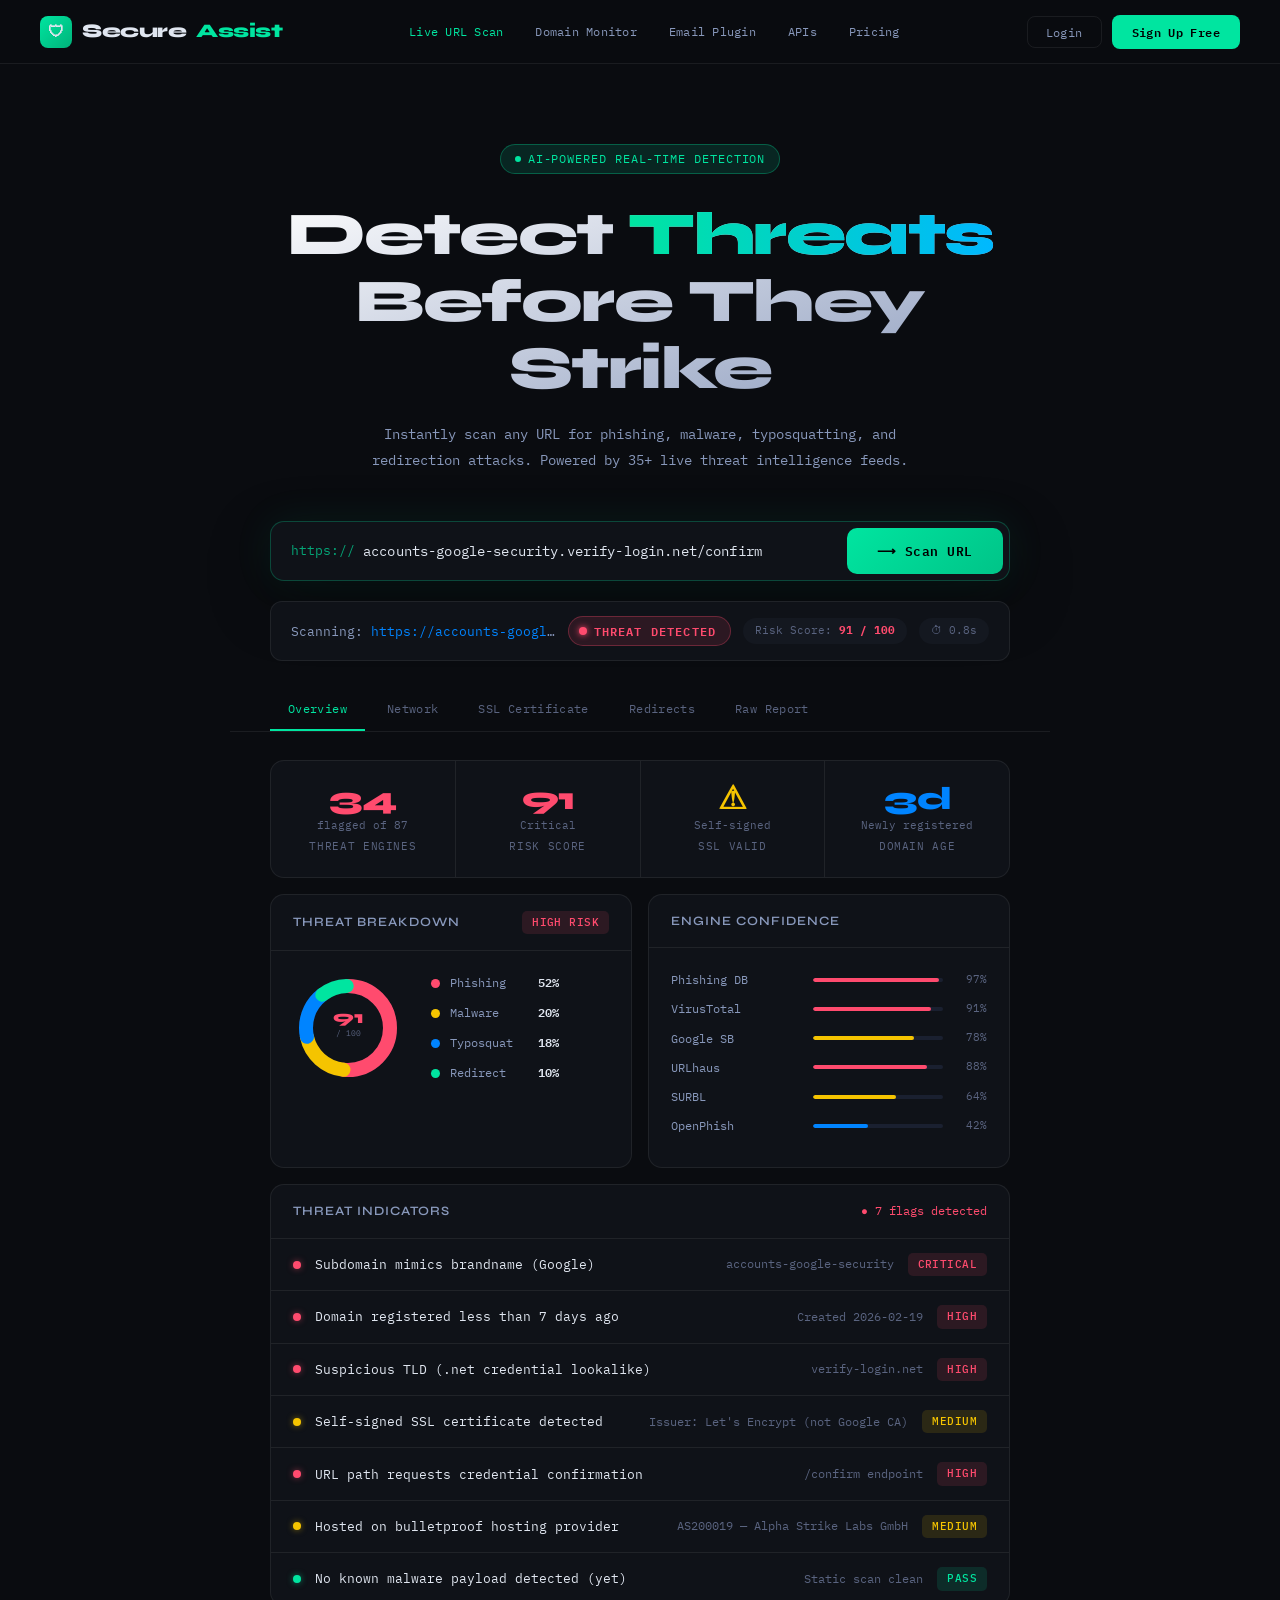
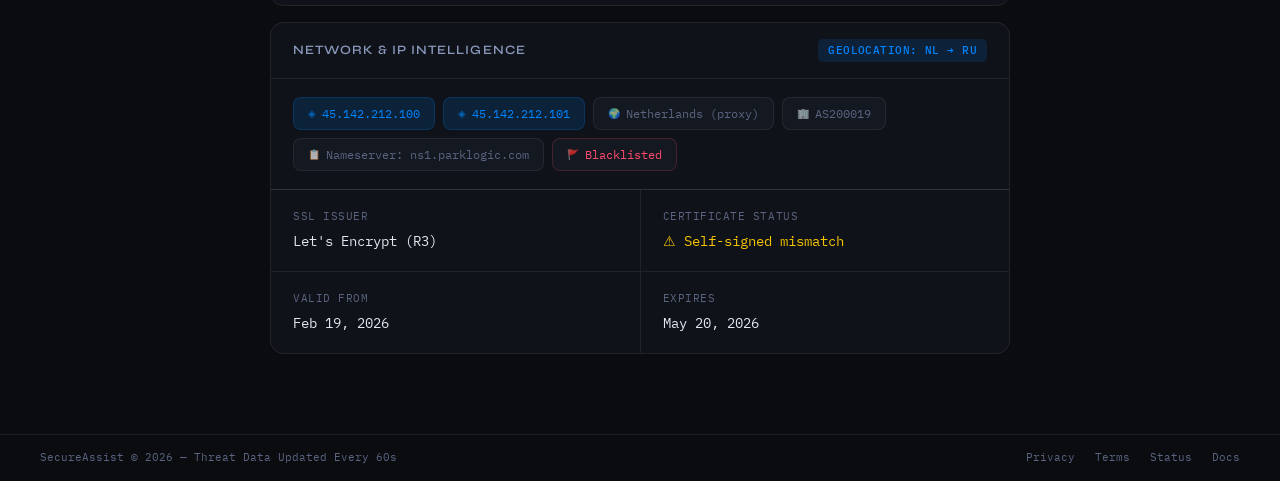
<file: secureassist.html>
<!DOCTYPE html>
<html lang="en">

<head>
    <meta charset="UTF-8" />
    <meta name="viewport" content="width=device-width, initial-scale=1.0" />
    <title>SecureAssist — URL Threat Scanner</title>
    <meta name="description"
        content="Real-time URL phishing and threat detection powered by AI. Scan any URL instantly." />
    <link rel="preconnect" href="https://fonts.googleapis.com" />
    <link rel="preconnect" href="https://fonts.gstatic.com" crossorigin />
    <link
        href="https://fonts.googleapis.com/css2?family=IBM+Plex+Mono:ital,wght@0,300;0,400;0,500;0,600;1,400&family=Syne:wght@400;600;700;800&display=swap"
        rel="stylesheet" />
    <style>
        *,
        *::before,
        *::after {
            box-sizing: border-box;
            margin: 0;
            padding: 0;
        }

        :root {
            --bg: #0a0c10;
            --surface: #0f1218;
            --surface2: #141820;
            --surface3: #1a2030;
            --border: rgba(255, 255, 255, 0.07);
            --green: #00e5a0;
            --green-dim: rgba(0, 229, 160, 0.12);
            --green-glow: rgba(0, 229, 160, 0.25);
            --blue: #0084ff;
            --blue-dim: rgba(0, 132, 255, 0.14);
            --red: #ff4b6e;
            --red-dim: rgba(255, 75, 110, 0.12);
            --yellow: #f5c400;
            --yellow-dim: rgba(245, 196, 0, 0.12);
            --text: #e0e6f0;
            --text-muted: #5a6480;
            --text-dim: #8898bb;
            --font-mono: 'IBM Plex Mono', monospace;
            --font-head: 'Syne', sans-serif;
        }

        html {
            scroll-behavior: smooth;
        }

        body {
            background: var(--bg);
            color: var(--text);
            font-family: var(--font-mono);
            min-height: 100vh;
            font-size: 14px;
            line-height: 1.6;
            -webkit-font-smoothing: antialiased;
        }

        /* ── SCROLLBAR ── */
        ::-webkit-scrollbar {
            width: 6px;
        }

        ::-webkit-scrollbar-track {
            background: var(--bg);
        }

        ::-webkit-scrollbar-thumb {
            background: var(--surface3);
            border-radius: 3px;
        }

        /* ── HEADER ── */
        header {
            position: sticky;
            top: 0;
            z-index: 100;
            display: flex;
            align-items: center;
            justify-content: space-between;
            padding: 0 40px;
            height: 64px;
            background: rgba(10, 12, 16, 0.85);
            backdrop-filter: blur(16px);
            border-bottom: 1px solid var(--border);
        }

        .logo {
            font-family: var(--font-head);
            font-size: 1.2rem;
            font-weight: 800;
            letter-spacing: -0.5px;
            display: flex;
            align-items: center;
            gap: 10px;
            text-decoration: none;
            color: var(--text);
            white-space: nowrap;
        }

        .logo-icon {
            width: 32px;
            height: 32px;
            background: linear-gradient(135deg, var(--green), #00b37a);
            border-radius: 8px;
            display: flex;
            align-items: center;
            justify-content: center;
            font-size: 16px;
        }

        .logo span {
            color: var(--green);
        }

        nav {
            display: flex;
            align-items: center;
            gap: 4px;
        }

        nav a {
            font-family: var(--font-mono);
            font-size: 0.78rem;
            color: var(--text-dim);
            text-decoration: none;
            padding: 6px 14px;
            border-radius: 6px;
            letter-spacing: 0.02em;
            transition: color 0.2s, background 0.2s;
            white-space: nowrap;
        }

        nav a:hover {
            color: var(--text);
            background: var(--surface2);
        }

        nav a.active {
            color: var(--green);
        }

        .header-actions {
            display: flex;
            align-items: center;
            gap: 10px;
        }

        .btn-ghost {
            font-family: var(--font-mono);
            font-size: 0.78rem;
            color: var(--text-dim);
            background: none;
            border: 1px solid var(--border);
            border-radius: 8px;
            padding: 7px 18px;
            cursor: pointer;
            letter-spacing: 0.03em;
            transition: all 0.2s;
        }

        .btn-ghost:hover {
            color: var(--text);
            border-color: rgba(255, 255, 255, 0.2);
        }

        .btn-primary {
            font-family: var(--font-mono);
            font-size: 0.78rem;
            font-weight: 600;
            color: #000;
            background: var(--green);
            border: none;
            border-radius: 8px;
            padding: 7px 20px;
            cursor: pointer;
            letter-spacing: 0.03em;
            transition: all 0.2s;
            white-space: nowrap;
        }

        .btn-primary:hover {
            background: #00ffb3;
            box-shadow: 0 0 18px var(--green-glow);
        }

        /* ── HERO ── */
        .hero {
            padding: 80px 40px 0;
            text-align: center;
            max-width: 900px;
            margin: 0 auto;
        }

        .hero-badge {
            display: inline-flex;
            align-items: center;
            gap: 7px;
            font-size: 0.72rem;
            color: var(--green);
            border: 1px solid rgba(0, 229, 160, 0.3);
            background: var(--green-dim);
            border-radius: 20px;
            padding: 5px 14px;
            margin-bottom: 28px;
            letter-spacing: 0.08em;
            text-transform: uppercase;
        }

        .hero-badge::before {
            content: '';
            width: 6px;
            height: 6px;
            background: var(--green);
            border-radius: 50%;
            animation: pulse 1.5s infinite;
        }

        h1 {
            font-family: var(--font-head);
            font-size: clamp(2.4rem, 5vw, 3.8rem);
            font-weight: 800;
            line-height: 1.1;
            letter-spacing: -1.5px;
            margin-bottom: 18px;
            background: linear-gradient(160deg, #ffffff 0%, #8898bb 100%);
            -webkit-background-clip: text;
            -webkit-text-fill-color: transparent;
            background-clip: text;
        }

        h1 em {
            font-style: normal;
            -webkit-text-fill-color: transparent;
            background: linear-gradient(90deg, var(--green), #00b8ff);
            -webkit-background-clip: text;
            background-clip: text;
        }

        .hero p {
            font-size: 0.9rem;
            color: var(--text-dim);
            max-width: 540px;
            margin: 0 auto 48px;
            line-height: 1.8;
        }

        /* ── SCAN BAR ── */
        .scan-wrapper {
            max-width: 820px;
            margin: 0 auto;
            padding: 0 40px;
        }

        .scan-bar {
            display: flex;
            align-items: center;
            gap: 0;
            background: var(--surface);
            border: 1px solid rgba(0, 229, 160, 0.25);
            border-radius: 14px;
            padding: 6px 6px 6px 20px;
            box-shadow: 0 0 40px rgba(0, 229, 160, 0.08), 0 20px 60px rgba(0, 0, 0, 0.4);
            transition: border-color 0.3s, box-shadow 0.3s;
        }

        .scan-bar:focus-within {
            border-color: rgba(0, 229, 160, 0.5);
            box-shadow: 0 0 60px rgba(0, 229, 160, 0.15), 0 20px 60px rgba(0, 0, 0, 0.4);
        }

        .scan-protocol {
            font-size: 0.8rem;
            color: var(--green);
            margin-right: 8px;
            white-space: nowrap;
            opacity: 0.7;
        }

        .scan-input {
            flex: 1;
            background: none;
            border: none;
            outline: none;
            font-family: var(--font-mono);
            font-size: 0.9rem;
            color: var(--text);
            letter-spacing: 0.01em;
        }

        .scan-input::placeholder {
            color: var(--text-muted);
        }

        .scan-btn {
            font-family: var(--font-mono);
            font-weight: 600;
            font-size: 0.82rem;
            color: #000;
            background: linear-gradient(135deg, var(--green), #00c488);
            border: none;
            border-radius: 10px;
            padding: 12px 30px;
            cursor: pointer;
            letter-spacing: 0.04em;
            white-space: nowrap;
            transition: all 0.2s;
            position: relative;
            overflow: hidden;
        }

        .scan-btn::after {
            content: '';
            position: absolute;
            inset: 0;
            background: rgba(255, 255, 255, 0);
            transition: background 0.2s;
        }

        .scan-btn:hover::after {
            background: rgba(255, 255, 255, 0.12);
        }

        .scan-btn:hover {
            box-shadow: 0 0 24px var(--green-glow);
            transform: translateY(-1px);
        }

        .scan-btn:active {
            transform: translateY(0);
        }

        /* ── RESULT BAR ── */
        .result-section {
            max-width: 820px;
            margin: 20px auto 0;
            padding: 0 40px;
            animation: slideUp 0.4s ease;
        }

        .result-bar {
            display: flex;
            align-items: center;
            gap: 12px;
            background: var(--surface);
            border: 1px solid var(--border);
            border-radius: 12px;
            padding: 14px 20px;
            flex-wrap: wrap;
        }

        .result-url {
            flex: 1;
            font-size: 0.82rem;
            color: var(--text-dim);
            white-space: nowrap;
            overflow: hidden;
            text-overflow: ellipsis;
            min-width: 0;
        }

        .result-url span {
            color: var(--blue);
        }

        .badge-clean {
            display: inline-flex;
            align-items: center;
            gap: 7px;
            background: var(--green-dim);
            border: 1px solid rgba(0, 229, 160, 0.3);
            border-radius: 20px;
            padding: 5px 14px 5px 10px;
            font-size: 0.72rem;
            font-weight: 600;
            color: var(--green);
            letter-spacing: 0.1em;
            text-transform: uppercase;
            white-space: nowrap;
        }

        .badge-dot {
            width: 8px;
            height: 8px;
            background: var(--green);
            border-radius: 50%;
            animation: pulse 1.4s infinite;
            box-shadow: 0 0 6px var(--green);
        }

        .badge-threat {
            display: inline-flex;
            align-items: center;
            gap: 7px;
            background: var(--red-dim);
            border: 1px solid rgba(255, 75, 110, 0.3);
            border-radius: 20px;
            padding: 5px 14px 5px 10px;
            font-size: 0.72rem;
            font-weight: 600;
            color: var(--red);
            letter-spacing: 0.1em;
            text-transform: uppercase;
            white-space: nowrap;
        }

        .badge-dot-red {
            width: 8px;
            height: 8px;
            background: var(--red);
            border-radius: 50%;
            animation: pulse-red 1.4s infinite;
            box-shadow: 0 0 6px var(--red);
        }

        .score-chip {
            font-size: 0.7rem;
            color: var(--text-muted);
            padding: 4px 12px;
            background: var(--surface2);
            border-radius: 20px;
            white-space: nowrap;
        }

        .score-chip b {
            color: var(--green);
        }

        /* ── MAIN GRID ── */
        .main-content {
            max-width: 820px;
            margin: 28px auto 80px;
            padding: 0 40px;
            display: grid;
            gap: 16px;
        }

        /* ── CARDS ── */
        .card {
            background: var(--surface);
            border: 1px solid var(--border);
            border-radius: 14px;
            overflow: hidden;
        }

        .card-header {
            display: flex;
            align-items: center;
            justify-content: space-between;
            padding: 16px 22px;
            border-bottom: 1px solid var(--border);
        }

        .card-title {
            font-family: var(--font-head);
            font-size: 0.8rem;
            font-weight: 600;
            color: var(--text-dim);
            letter-spacing: 0.08em;
            text-transform: uppercase;
        }

        .card-body {
            padding: 22px;
        }

        /* ── METRICS ROW ── */
        .metrics-grid {
            display: grid;
            grid-template-columns: repeat(4, 1fr);
            gap: 1px;
            background: var(--border);
        }

        .metric-cell {
            background: var(--surface);
            padding: 22px 20px;
            text-align: center;
            position: relative;
        }

        .metric-cell::after {
            content: attr(data-label);
            display: block;
            font-size: 0.67rem;
            color: var(--text-muted);
            letter-spacing: 0.06em;
            text-transform: uppercase;
            margin-top: 4px;
        }

        .metric-value {
            font-family: var(--font-head);
            font-size: 2rem;
            font-weight: 800;
            letter-spacing: -1px;
            line-height: 1;
        }

        .metric-value.green {
            color: var(--green);
        }

        .metric-value.blue {
            color: var(--blue);
        }

        .metric-value.yellow {
            color: var(--yellow);
        }

        .metric-value.red {
            color: var(--red);
        }

        .metric-sub {
            font-size: 0.67rem;
            color: var(--text-muted);
            margin-top: 2px;
        }

        /* ── THREAT INDICATOR LIST ── */
        .indicator-list {
            display: flex;
            flex-direction: column;
            gap: 1px;
            background: var(--border);
        }

        .indicator-row {
            display: flex;
            align-items: center;
            gap: 14px;
            background: var(--surface);
            padding: 14px 22px;
            transition: background 0.2s;
        }

        .indicator-row:hover {
            background: var(--surface2);
        }

        .ind-status {
            width: 8px;
            height: 8px;
            border-radius: 50%;
            flex-shrink: 0;
        }

        .ind-status.pass {
            background: var(--green);
            box-shadow: 0 0 6px rgba(0, 229, 160, 0.5);
        }

        .ind-status.warn {
            background: var(--yellow);
            box-shadow: 0 0 6px rgba(245, 196, 0, 0.5);
        }

        .ind-status.fail {
            background: var(--red);
            box-shadow: 0 0 6px rgba(255, 75, 110, 0.5);
            animation: pulse-red 1.5s infinite;
        }

        .ind-label {
            flex: 1;
            font-size: 0.82rem;
            color: var(--text);
        }

        .ind-detail {
            font-size: 0.72rem;
            color: var(--text-muted);
        }

        .ind-tag {
            font-size: 0.68rem;
            font-weight: 500;
            padding: 3px 10px;
            border-radius: 5px;
            letter-spacing: 0.04em;
            text-transform: uppercase;
            white-space: nowrap;
        }

        .ind-tag.pass {
            color: var(--green);
            background: var(--green-dim);
        }

        .ind-tag.warn {
            color: var(--yellow);
            background: var(--yellow-dim);
        }

        .ind-tag.fail {
            color: var(--red);
            background: var(--red-dim);
        }

        .ind-tag.info {
            color: var(--blue);
            background: var(--blue-dim);
        }

        /* ── IP / NETWORK CHIPS ── */
        .chips-row {
            display: flex;
            flex-wrap: wrap;
            gap: 8px;
            padding: 18px 22px;
        }

        .chip {
            display: inline-flex;
            align-items: center;
            gap: 6px;
            font-size: 0.75rem;
            padding: 6px 14px;
            border-radius: 8px;
            cursor: default;
            user-select: all;
            transition: background 0.2s;
        }

        .chip-ip {
            color: var(--blue);
            background: var(--blue-dim);
            border: 1px solid rgba(0, 132, 255, 0.2);
        }

        .chip-ip:hover {
            background: rgba(0, 132, 255, 0.22);
        }

        .chip-label {
            color: var(--text-muted);
            background: var(--surface2);
            border: 1px solid var(--border);
        }

        .chip-icon {
            font-size: 10px;
            opacity: 0.7;
        }

        /* ── SSL CARD ── */
        .ssl-grid {
            display: grid;
            grid-template-columns: 1fr 1fr;
            gap: 1px;
            background: var(--border);
        }

        .ssl-cell {
            background: var(--surface);
            padding: 18px 22px;
        }

        .ssl-key {
            font-size: 0.67rem;
            color: var(--text-muted);
            letter-spacing: 0.05em;
            text-transform: uppercase;
            margin-bottom: 6px;
        }

        .ssl-val {
            font-size: 0.85rem;
            color: var(--text);
        }

        .ssl-val.green {
            color: var(--green);
        }

        .ssl-val.blue {
            color: var(--blue);
        }

        /* ── DONUT ── */
        .donut-wrap {
            display: flex;
            align-items: center;
            gap: 28px;
            padding: 22px;
        }

        .donut-svg {
            flex-shrink: 0;
        }

        .donut-legend {
            display: flex;
            flex-direction: column;
            gap: 10px;
        }

        .legend-item {
            display: flex;
            align-items: center;
            gap: 10px;
            font-size: 0.78rem;
        }

        .legend-dot {
            width: 9px;
            height: 9px;
            border-radius: 50%;
            flex-shrink: 0;
        }

        .legend-label {
            color: var(--text-dim);
            flex: 1;
        }

        .legend-pct {
            color: var(--text);
            font-weight: 600;
            min-width: 36px;
            text-align: right;
        }

        /* ── FOOTER STRIP ── */
        .footer-strip {
            border-top: 1px solid var(--border);
            padding: 14px 40px;
            display: flex;
            align-items: center;
            justify-content: space-between;
            font-size: 0.68rem;
            color: var(--text-muted);
            max-width: 100%;
        }

        .footer-strip a {
            color: var(--text-muted);
            text-decoration: none;
        }

        .footer-strip a:hover {
            color: var(--text-dim);
        }

        /* ── SCAN TABS ── */
        .tabs {
            display: flex;
            gap: 4px;
            padding: 0 40px;
            margin: 28px auto 0;
            max-width: 820px;
            border-bottom: 1px solid var(--border);
        }

        .tab {
            font-size: 0.75rem;
            color: var(--text-muted);
            padding: 10px 18px;
            border-bottom: 2px solid transparent;
            cursor: pointer;
            transition: all 0.2s;
            user-select: none;
            letter-spacing: 0.03em;
        }

        .tab:hover {
            color: var(--text-dim);
        }

        .tab.active {
            color: var(--green);
            border-bottom-color: var(--green);
        }

        /* ── PROGRESS BAR ── */
        .prog-row {
            display: flex;
            align-items: center;
            gap: 12px;
            margin-bottom: 10px;
        }

        .prog-name {
            font-size: 0.75rem;
            color: var(--text-dim);
            width: 130px;
            flex-shrink: 0;
        }

        .prog-track {
            flex: 1;
            height: 4px;
            background: var(--surface3);
            border-radius: 2px;
            overflow: hidden;
        }

        .prog-fill {
            height: 100%;
            border-radius: 2px;
            transition: width 1s ease;
        }

        .prog-fill.green {
            background: var(--green);
        }

        .prog-fill.blue {
            background: var(--blue);
        }

        .prog-fill.red {
            background: var(--red);
        }

        .prog-fill.yellow {
            background: var(--yellow);
        }

        .prog-pct {
            font-size: 0.7rem;
            color: var(--text-muted);
            width: 32px;
            text-align: right;
        }

        /* ── ANIMATIONS ── */
        @keyframes pulse {

            0%,
            100% {
                opacity: 1;
                box-shadow: 0 0 5px var(--green);
            }

            50% {
                opacity: 0.5;
                box-shadow: 0 0 14px var(--green);
            }
        }

        @keyframes pulse-red {

            0%,
            100% {
                opacity: 1;
                box-shadow: 0 0 5px var(--red);
            }

            50% {
                opacity: 0.5;
                box-shadow: 0 0 14px var(--red);
            }
        }

        @keyframes slideUp {
            from {
                opacity: 0;
                transform: translateY(10px);
            }

            to {
                opacity: 1;
                transform: translateY(0);
            }
        }

        @keyframes shimmer {
            0% {
                background-position: -200% center;
            }

            100% {
                background-position: 200% center;
            }
        }

        .scan-loading {
            background: linear-gradient(90deg, var(--surface2) 25%, var(--surface3) 50%, var(--surface2) 75%);
            background-size: 200% 100%;
            animation: shimmer 1.4s infinite;
        }

        /* ── RESPONSIVE ── */
        @media (max-width: 720px) {
            header {
                padding: 0 20px;
            }

            nav {
                display: none;
            }

            .hero,
            .scan-wrapper,
            .result-section,
            .main-content,
            .tabs {
                padding-left: 20px;
                padding-right: 20px;
            }

            .metrics-grid {
                grid-template-columns: repeat(2, 1fr);
            }

            .ssl-grid {
                grid-template-columns: 1fr;
            }

            h1 {
                font-size: 2rem;
            }

            .donut-wrap {
                flex-direction: column;
            }
        }
    </style>
</head>

<body>

    <!-- ════════════════════════════════════════
     HEADER
═════════════════════════════════════════ -->
    <header>
        <a href="#" class="logo">
            <div class="logo-icon">🛡</div>
            Secure<span>Assist</span>
        </a>

        <nav>
            <a href="#" class="active">Live URL Scan</a>
            <a href="#">Domain Monitor</a>
            <a href="#">Email Plugin</a>
            <a href="#">APIs</a>
            <a href="#">Pricing</a>
        </nav>

        <div class="header-actions">
            <button class="btn-ghost">Login</button>
            <button class="btn-primary">Sign Up Free</button>
        </div>
    </header>


    <!-- ════════════════════════════════════════
     HERO
═════════════════════════════════════════ -->
    <section class="hero">
        <div class="hero-badge">AI-Powered Real-Time Detection</div>
        <h1>Detect <em>Threats</em> Before They Strike</h1>
        <p>Instantly scan any URL for phishing, malware, typosquatting, and redirection attacks. Powered by 35+ live
            threat intelligence feeds.</p>
    </section>


    <!-- ════════════════════════════════════════
     SCAN BAR
═════════════════════════════════════════ -->
    <div class="scan-wrapper" style="margin-top: 0;">
        <div class="scan-bar">
            <span class="scan-protocol">https://</span>
            <input id="scanInput" class="scan-input" type="text"
                placeholder="paste a URL to scan — e.g. suspicious-site.net/login" autocomplete="off" spellcheck="false"
                value="accounts-google-security.verify-login.net/confirm" />
            <button class="scan-btn" onclick="runScan()">⟶ Scan URL</button>
        </div>
    </div>


    <!-- ════════════════════════════════════════
     RESULT BAR
═════════════════════════════════════════ -->
    <div class="result-section" id="resultSection">
        <div class="result-bar">
            <div class="result-url">
                Scanning: <span>https://accounts-google-security.verify-login.net/confirm</span>
            </div>
            <div class="badge-threat">
                <div class="badge-dot-red"></div>
                THREAT DETECTED
            </div>
            <div class="score-chip">Risk Score: <b style="color:var(--red)">91 / 100</b></div>
            <div class="score-chip">⏱ 0.8s</div>
        </div>
    </div>


    <!-- ════════════════════════════════════════
     TABS
═════════════════════════════════════════ -->
    <div class="tabs" id="tabs">
        <div class="tab active" onclick="switchTab(this)">Overview</div>
        <div class="tab" onclick="switchTab(this)">Network</div>
        <div class="tab" onclick="switchTab(this)">SSL Certificate</div>
        <div class="tab" onclick="switchTab(this)">Redirects</div>
        <div class="tab" onclick="switchTab(this)">Raw Report</div>
    </div>


    <!-- ════════════════════════════════════════
     MAIN CONTENT
═════════════════════════════════════════ -->
    <div class="main-content">

        <!-- ── METRICS ── -->
        <div class="card" style="overflow:hidden; border-radius: 14px;">
            <div class="metrics-grid">
                <div class="metric-cell" data-label="Threat Engines">
                    <div class="metric-value red">34</div>
                    <div class="metric-sub">flagged of 87</div>
                </div>
                <div class="metric-cell" data-label="Risk Score">
                    <div class="metric-value red">91</div>
                    <div class="metric-sub">Critical</div>
                </div>
                <div class="metric-cell" data-label="SSL Valid">
                    <div class="metric-value yellow">⚠</div>
                    <div class="metric-sub">Self-signed</div>
                </div>
                <div class="metric-cell" data-label="Domain Age">
                    <div class="metric-value blue">3d</div>
                    <div class="metric-sub">Newly registered</div>
                </div>
            </div>
        </div>


        <!-- ── TWO-COL LAYOUT ── -->
        <div style="display:grid; grid-template-columns: 1fr 1fr; gap: 16px;">

            <!-- Threat Breakdown Donut -->
            <div class="card">
                <div class="card-header">
                    <span class="card-title">Threat Breakdown</span>
                    <span class="ind-tag fail">High Risk</span>
                </div>
                <div class="donut-wrap">
                    <svg class="donut-svg" width="110" height="110" viewBox="0 0 110 110">
                        <circle cx="55" cy="55" r="42" fill="none" stroke="var(--surface3)" stroke-width="14" />
                        <!-- Phishing 52% -->
                        <circle cx="55" cy="55" r="42" fill="none" stroke="var(--red)" stroke-width="14"
                            stroke-dasharray="136.3 263.9" stroke-dashoffset="0" stroke-linecap="round"
                            transform="rotate(-90 55 55)" />
                        <!-- Malware 20% -->
                        <circle cx="55" cy="55" r="42" fill="none" stroke="var(--yellow)" stroke-width="14"
                            stroke-dasharray="52.4 347.8" stroke-dashoffset="-136.3" stroke-linecap="round"
                            transform="rotate(-90 55 55)" />
                        <!-- Typosquat 18% -->
                        <circle cx="55" cy="55" r="42" fill="none" stroke="var(--blue)" stroke-width="14"
                            stroke-dasharray="47.1 353.1" stroke-dashoffset="-188.7" stroke-linecap="round"
                            transform="rotate(-90 55 55)" />
                        <!-- Redirect 10% -->
                        <circle cx="55" cy="55" r="42" fill="none" stroke="var(--green)" stroke-width="14"
                            stroke-dasharray="26.4 373.8" stroke-dashoffset="-235.8" stroke-linecap="round"
                            transform="rotate(-90 55 55)" />
                        <text x="55" y="50" text-anchor="middle" font-family="Syne,sans-serif" font-size="18"
                            font-weight="800" fill="#ff4b6e">91</text>
                        <text x="55" y="63" text-anchor="middle" font-family="IBM Plex Mono,monospace" font-size="8"
                            fill="var(--text-muted)">/ 100</text>
                    </svg>

                    <div class="donut-legend">
                        <div class="legend-item">
                            <div class="legend-dot" style="background:var(--red)"></div>
                            <span class="legend-label">Phishing</span>
                            <span class="legend-pct">52%</span>
                        </div>
                        <div class="legend-item">
                            <div class="legend-dot" style="background:var(--yellow)"></div>
                            <span class="legend-label">Malware</span>
                            <span class="legend-pct">20%</span>
                        </div>
                        <div class="legend-item">
                            <div class="legend-dot" style="background:var(--blue)"></div>
                            <span class="legend-label">Typosquat</span>
                            <span class="legend-pct">18%</span>
                        </div>
                        <div class="legend-item">
                            <div class="legend-dot" style="background:var(--green)"></div>
                            <span class="legend-label">Redirect</span>
                            <span class="legend-pct">10%</span>
                        </div>
                    </div>
                </div>
            </div>

            <!-- Engine Confidence -->
            <div class="card">
                <div class="card-header">
                    <span class="card-title">Engine Confidence</span>
                </div>
                <div class="card-body">
                    <div class="prog-row">
                        <div class="prog-name">Phishing DB</div>
                        <div class="prog-track">
                            <div class="prog-fill red" style="width:97%"></div>
                        </div>
                        <div class="prog-pct">97%</div>
                    </div>
                    <div class="prog-row">
                        <div class="prog-name">VirusTotal</div>
                        <div class="prog-track">
                            <div class="prog-fill red" style="width:91%"></div>
                        </div>
                        <div class="prog-pct">91%</div>
                    </div>
                    <div class="prog-row">
                        <div class="prog-name">Google SB</div>
                        <div class="prog-track">
                            <div class="prog-fill yellow" style="width:78%"></div>
                        </div>
                        <div class="prog-pct">78%</div>
                    </div>
                    <div class="prog-row">
                        <div class="prog-name">URLhaus</div>
                        <div class="prog-track">
                            <div class="prog-fill red" style="width:88%"></div>
                        </div>
                        <div class="prog-pct">88%</div>
                    </div>
                    <div class="prog-row">
                        <div class="prog-name">SURBL</div>
                        <div class="prog-track">
                            <div class="prog-fill yellow" style="width:64%"></div>
                        </div>
                        <div class="prog-pct">64%</div>
                    </div>
                    <div class="prog-row">
                        <div class="prog-name">OpenPhish</div>
                        <div class="prog-track">
                            <div class="prog-fill blue" style="width:42%"></div>
                        </div>
                        <div class="prog-pct">42%</div>
                    </div>
                </div>
            </div>
        </div>


        <!-- ── THREAT INDICATORS ── -->
        <div class="card">
            <div class="card-header">
                <span class="card-title">Threat Indicators</span>
                <span style="font-size:0.72rem;color:var(--red);">● 7 flags detected</span>
            </div>
            <div class="indicator-list">
                <div class="indicator-row">
                    <div class="ind-status fail"></div>
                    <div class="ind-label">Subdomain mimics brandname (Google)</div>
                    <div class="ind-detail">accounts-google-security</div>
                    <div class="ind-tag fail">Critical</div>
                </div>
                <div class="indicator-row">
                    <div class="ind-status fail"></div>
                    <div class="ind-label">Domain registered less than 7 days ago</div>
                    <div class="ind-detail">Created 2026-02-19</div>
                    <div class="ind-tag fail">High</div>
                </div>
                <div class="indicator-row">
                    <div class="ind-status fail"></div>
                    <div class="ind-label">Suspicious TLD (.net credential lookalike)</div>
                    <div class="ind-detail">verify-login.net</div>
                    <div class="ind-tag fail">High</div>
                </div>
                <div class="indicator-row">
                    <div class="ind-status warn"></div>
                    <div class="ind-label">Self-signed SSL certificate detected</div>
                    <div class="ind-detail">Issuer: Let's Encrypt (not Google CA)</div>
                    <div class="ind-tag warn">Medium</div>
                </div>
                <div class="indicator-row">
                    <div class="ind-status fail"></div>
                    <div class="ind-label">URL path requests credential confirmation</div>
                    <div class="ind-detail">/confirm endpoint</div>
                    <div class="ind-tag fail">High</div>
                </div>
                <div class="indicator-row">
                    <div class="ind-status warn"></div>
                    <div class="ind-label">Hosted on bulletproof hosting provider</div>
                    <div class="ind-detail">AS200019 — Alpha Strike Labs GmbH</div>
                    <div class="ind-tag warn">Medium</div>
                </div>
                <div class="indicator-row">
                    <div class="ind-status pass"></div>
                    <div class="ind-label">No known malware payload detected (yet)</div>
                    <div class="ind-detail">Static scan clean</div>
                    <div class="ind-tag pass">Pass</div>
                </div>
            </div>
        </div>


        <!-- ── NETWORK / IP ── -->
        <div class="card">
            <div class="card-header">
                <span class="card-title">Network &amp; IP Intelligence</span>
                <span class="ind-tag info">Geolocation: NL → RU</span>
            </div>
            <div class="chips-row">
                <div class="chip chip-ip"><span class="chip-icon">◈</span> 45.142.212.100</div>
                <div class="chip chip-ip"><span class="chip-icon">◈</span> 45.142.212.101</div>
                <div class="chip chip-label"><span class="chip-icon">🌍</span> Netherlands (proxy)</div>
                <div class="chip chip-label"><span class="chip-icon">🏢</span> AS200019</div>
                <div class="chip chip-label"><span class="chip-icon">📋</span> Nameserver: ns1.parklogic.com</div>
                <div class="chip chip-label" style="color:var(--red);border-color:rgba(255,75,110,0.2)"><span
                        class="chip-icon">🚩</span> Blacklisted</div>
            </div>

            <!-- SSL Summary -->
            <div class="ssl-grid" style="border-top: 1px solid var(--border);">
                <div class="ssl-cell">
                    <div class="ssl-key">SSL Issuer</div>
                    <div class="ssl-val">Let's Encrypt (R3)</div>
                </div>
                <div class="ssl-cell">
                    <div class="ssl-key">Certificate Status</div>
                    <div class="ssl-val" style="color:var(--yellow)">⚠ Self-signed mismatch</div>
                </div>
                <div class="ssl-cell">
                    <div class="ssl-key">Valid From</div>
                    <div class="ssl-val">Feb 19, 2026</div>
                </div>
                <div class="ssl-cell">
                    <div class="ssl-key">Expires</div>
                    <div class="ssl-val">May 20, 2026</div>
                </div>
            </div>
        </div>

    </div><!-- /main-content -->


    <!-- ════════════════════════════════════════
     FOOTER STRIP
═════════════════════════════════════════ -->
    <footer class="footer-strip">
        <div>SecureAssist © 2026 — Threat Data Updated Every 60s</div>
        <div style="display:flex;gap:20px;">
            <a href="#">Privacy</a>
            <a href="#">Terms</a>
            <a href="#">Status</a>
            <a href="#">Docs</a>
        </div>
    </footer>


    <script>
        function switchTab(el) {
            document.querySelectorAll('.tab').forEach(t => t.classList.remove('active'));
            el.classList.add('active');
        }

        function runScan() {
            const input = document.getElementById('scanInput').value.trim();
            if (!input) return;

            const btn = document.querySelector('.scan-btn');
            btn.textContent = '⏳ Scanning…';
            btn.style.opacity = '0.7';
            btn.disabled = true;

            setTimeout(() => {
                btn.textContent = '⟶ Scan URL';
                btn.style.opacity = '1';
                btn.disabled = false;

                const rs = document.getElementById('resultSection');
                rs.style.display = 'block';
                rs.querySelector('.result-url span').textContent = 'https://' + input;
                rs.style.animation = 'none';
                void rs.offsetWidth;
                rs.style.animation = 'slideUp 0.4s ease';
            }, 900);
        }

        // Allow Enter key to trigger scan
        document.getElementById('scanInput').addEventListener('keydown', function (e) {
            if (e.key === 'Enter') runScan();
        });
    </script>
</body>

</html>
</file>
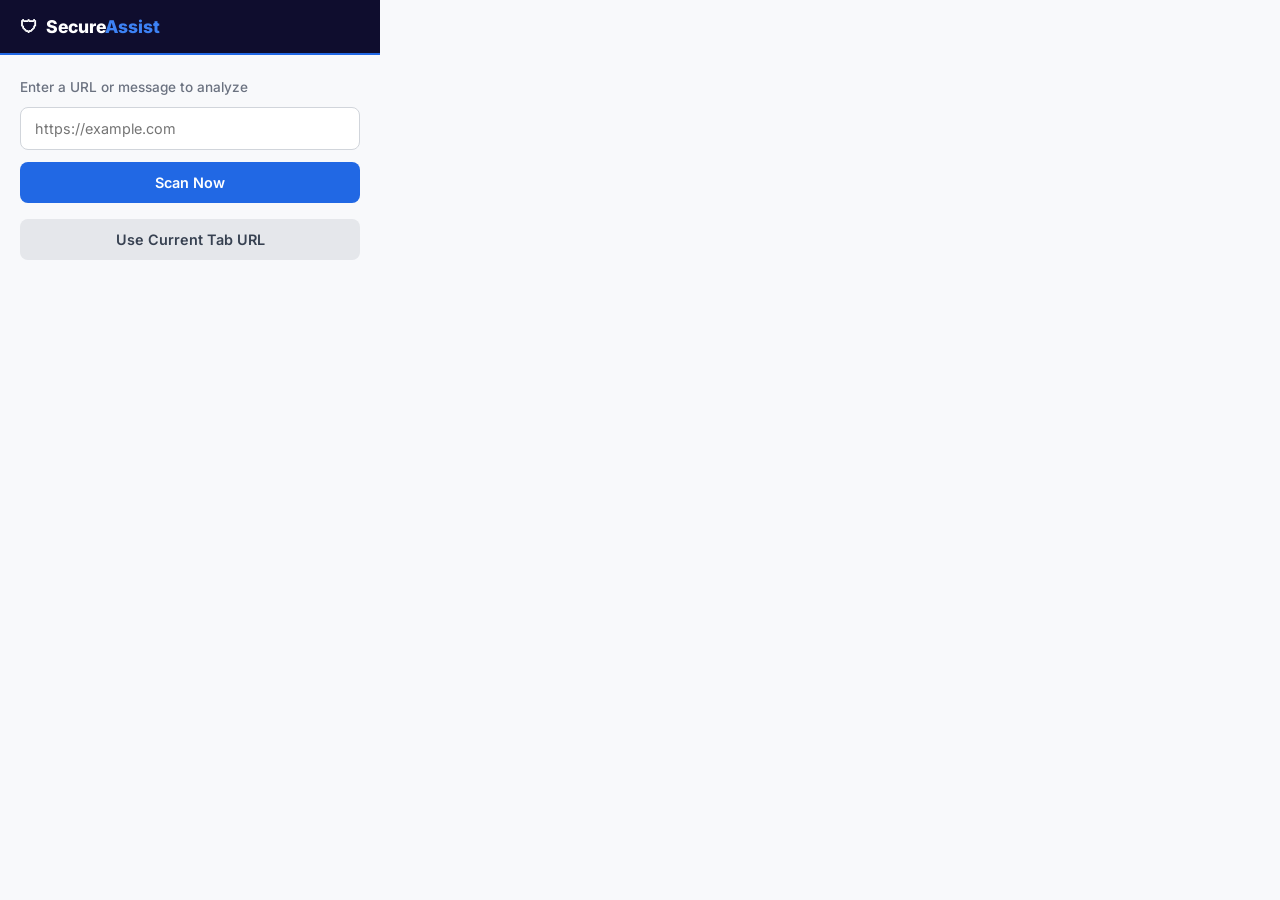
<file: extension/popup.html>
<!DOCTYPE html>
<html lang="en">
<head>
    <meta charset="UTF-8">
    <link rel="stylesheet" href="popup.css">
</head>
<body>
    <div class="header">
        <div class="logo">🛡 <span>Secure<em>Assist</em></span></div>
    </div>

    <div class="main-content" id="view-input">
        <p class="subtitle">Enter a URL or message to analyze</p>
        <div class="input-group">
            <input type="text" id="target-input" placeholder="https://example.com" autocomplete="off" spellcheck="false">
            <button id="scan-btn">Scan Now</button>
        </div>
        <button id="scan-current-btn" class="secondary-btn">Use Current Tab URL</button>
        <div id="loading" class="hidden">
            <div class="spinner"></div>
            <p>Analyzing threat vectors...</p>
        </div>
        <div id="error-msg" class="hidden error"></div>
    </div>

    <div class="main-content hidden" id="view-result">
        <div class="result-box" id="result-box">
            <div id="result-badge" class="badge"></div>
            <div class="score-display">
                <span class="score-val" id="result-score">--</span>
                <span class="score-max">/ 100</span>
            </div>
            <p id="result-advice" class="advice"></p>
        </div>
        
        <div class="reasons" id="result-reasons"></div>
        
        <button id="back-btn" class="secondary-btn" style="margin-top: 16px;">Scan Another Link</button>
    </div>
    
    <script src="popup.js"></script>
</body>
</html>
</file>
<file: extension/popup.css>
@import url('https://fonts.googleapis.com/css2?family=Inter:wght@400;500;600;700;800&display=swap');

body {
    width: 380px;
    margin: 0;
    padding: 0;
    font-family: 'Inter', sans-serif;
    background: #f8f9fb;
    color: #111827;
    font-size: 14px;
}

.header {
    background: #0f0d2e;
    padding: 16px 20px;
    display: flex;
    align-items: center;
    border-bottom: 2px solid #2168e4;
}

.logo {
    font-size: 1.1rem;
    font-weight: 800;
    color: #fff;
    display: flex;
    align-items: center;
    gap: 8px;
}
.logo em {
    font-style: normal;
    color: #3d82f5;
}

.main-content {
    padding: 24px 20px;
}

.hidden {
    display: none !important;
}

.subtitle {
    margin: 0 0 12px 0;
    font-size: 0.85rem;
    color: #6b7280;
    font-weight: 500;
}

.input-group {
    display: flex;
    flex-direction: column;
    gap: 12px;
    margin-bottom: 16px;
}

input {
    padding: 12px 14px;
    border: 1px solid #d1d5db;
    border-radius: 8px;
    font-size: 0.9rem;
    outline: none;
    font-family: inherit;
    transition: all 0.2s;
}

input:focus {
    border-color: #2168e4;
    box-shadow: 0 0 0 3px rgba(33, 104, 228, 0.2);
}

button {
    font-family: inherit;
    font-weight: 600;
    padding: 12px;
    border-radius: 8px;
    cursor: pointer;
    transition: all 0.2s;
    border: none;
    font-size: 0.9rem;
}

#scan-btn {
    background: #2168e4;
    color: #fff;
}

#scan-btn:hover {
    background: #1a52be;
    box-shadow: 0 4px 12px rgba(33, 104, 228, 0.3);
}

.secondary-btn {
    background: #e5e7eb;
    color: #374151;
    width: 100%;
}

.secondary-btn:hover {
    background: #d1d5db;
}

/* Loading */
#loading {
    text-align: center;
    margin-top: 20px;
    color: #6b7280;
    font-size: 0.85rem;
}

.spinner {
    width: 24px;
    height: 24px;
    border: 3px solid rgba(33, 104, 228, 0.2);
    border-top-color: #2168e4;
    border-radius: 50%;
    animation: spin 1s linear infinite;
    margin: 0 auto 10px;
}

@keyframes spin {
    0% { transform: rotate(0deg); }
    100% { transform: rotate(360deg); }
}

/* Errors */
.error {
    color: #dc2626;
    background: #fef2f2;
    padding: 12px;
    border-radius: 8px;
    border: 1px solid #fecaca;
    margin-top: 16px;
    font-size: 0.85rem;
}

/* Results */
.result-box {
    background: #fff;
    border-radius: 12px;
    padding: 20px;
    text-align: center;
    margin-bottom: 16px;
    box-shadow: 0 4px 16px rgba(0,0,0,0.05);
    border: 1px solid #e5e7eb;
}

.badge {
    display: inline-block;
    padding: 4px 12px;
    border-radius: 20px;
    font-size: 0.75rem;
    font-weight: 700;
    text-transform: uppercase;
    margin-bottom: 12px;
    letter-spacing: 0.05em;
}

.badge.safe { background: rgba(34, 197, 94, 0.15); color: #16a34a; }
.badge.warn { background: rgba(245, 158, 11, 0.15); color: #d97706; }
.badge.threat { background: rgba(239, 68, 68, 0.15); color: #dc2626; }

.score-display {
    margin-bottom: 12px;
}
.score-val {
    font-size: 2.5rem;
    font-weight: 800;
    letter-spacing: -1.5px;
    line-height: 1;
}
.score-val.safe { color: #16a34a; }
.score-val.warn { color: #d97706; }
.score-val.threat { color: #dc2626; }
.score-max {
    font-size: 0.9rem;
    color: #9ca3af;
    font-weight: 500;
}

.advice {
    font-size: 0.85rem;
    color: #4b5563;
    line-height: 1.5;
    margin: 0;
}

.reasons {
    background: #fff;
    border-radius: 12px;
    overflow: hidden;
    border: 1px solid #e5e7eb;
}

.reason-item {
    font-size: 0.8rem;
    padding: 10px 14px;
    border-bottom: 1px solid #f3f4f6;
    color: #374151;
    display: flex;
    align-items: flex-start;
    gap: 8px;
}
.reason-item:last-child {
    border-bottom: none;
}
.reason-item::before {
    content: "•";
    color: #9ca3af;
}
.reason-item.critical::before {
    content: "!";
    color: #dc2626;
    font-weight: bold;
}
</file>
